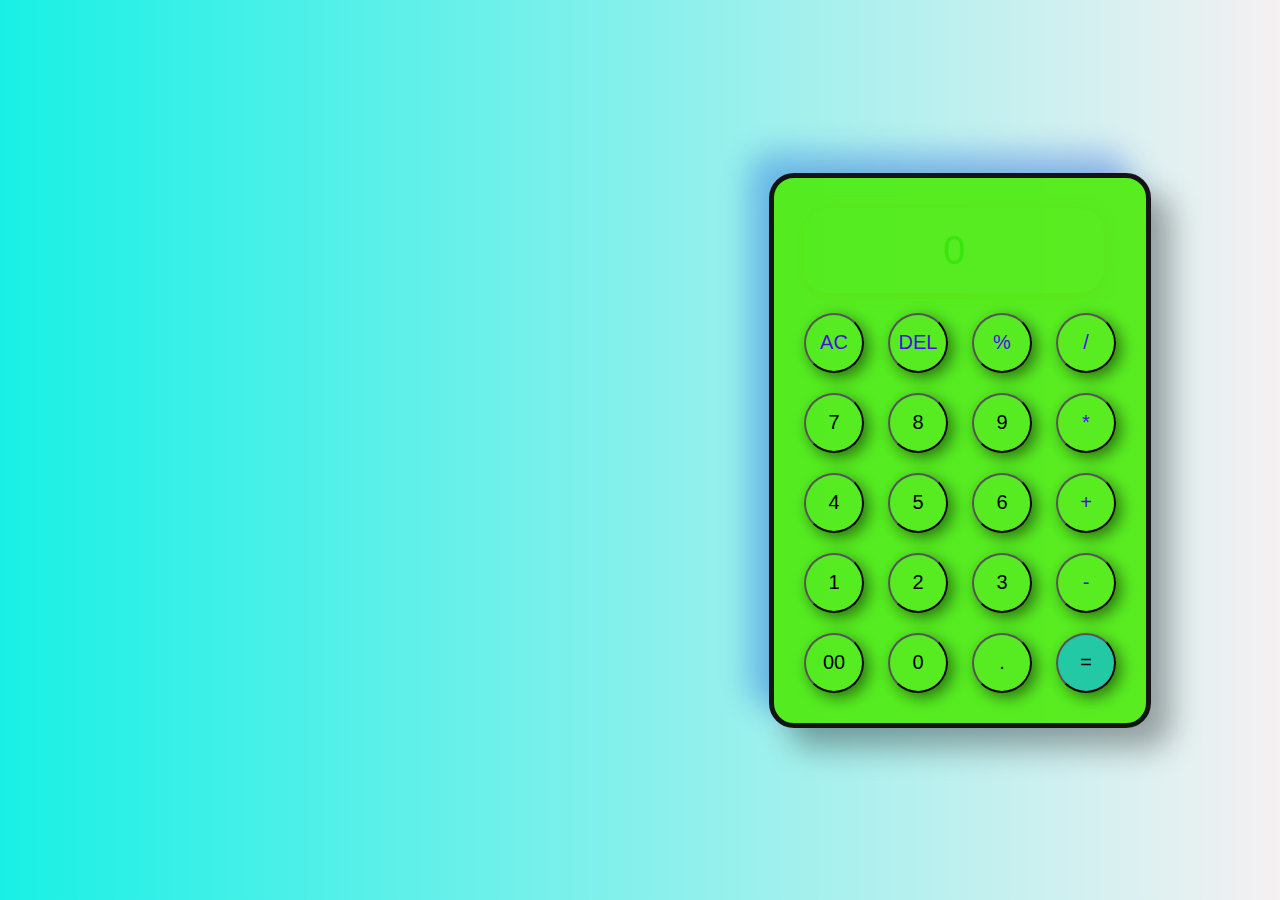
<file: task-3/index.html>
<!DOCTYPE html>
<html lang="en">
<head>
    <meta charset="UTF-8">
    <meta name="viewport" content="width=device-width, initial-scale=5.0">
    <title> Simple Calculator</title>
    <link rel="stylesheet" href="style.css">
</head>
<body>
    <div class="container">
        <input type="text" placeholder="0" id="inputbar">
        <div>
            <button class="operator">AC</button>
            <button class="operator">DEL</button>
            <button class="operator">%</button>
            <button class="operator">/</button>
        </div>
        <div>
            <button>7</button>
            <button>8</button>
            <button>9</button>
            <button class="operator">*</button>
        </div>
        <div>
            <button>4</button>
            <button>5</button>
            <button>6</button>
            <button class="operator">+</button>
        </div>
        <div>
            <button>1</button>
            <button>2</button>
            <button>3</button>
            <button class="operator">-</button>
        </div>
        <div>
            <button>00</button>
            <button>0</button>
            <button>.</button>
            <button class="equal">=</button>
        </div>
    </div>
    <script src="task3.js"></script>
</body>
</html>
</file>
<file: task-3/style.css>
*{
    margin: 0;
    padding: 0;
    box-sizing: border-box;
}
body{
    height: 100vh;
    width: 150%;
    display: flex;
    justify-content: center;
    align-items: center;
    background: linear-gradient(90deg, rgb(25, 240, 229) 0%, rgba(245, 240, 242, 1) 100%, rgb(8, 8, 228) 100%);
}
.container{
    border: 5px solid rgb(19, 20, 20);
    padding: 20px;
    border-radius: 25px;
    background-color: rgba(78, 236, 16, 0.925);
    box-shadow: 20px 20px 30px rgba(19, 19, 19, 0.362), -20px -20px 30px rgba(6, 73, 218, 0.332);
}
input{
    width: 300px;
    border: none;
    border-radius: 25px;
    padding: 20px;
    margin: 10px;
    background-color: transparent;
    box-shadow: 0px 3px 15px rgba(99, 216, 4, 0.326);
    font-size: 40px;
    text-align: center;
    cursor: pointer;
}
input::placeholder{
    color: rgb(56, 230, 12);
}
button{
    width: 60px;
    height: 60px;
    margin: 10px;
    border-radius: 30px;
    background-color: transparent;
    font-size: 20px;
    box-shadow: 5px 5px 15px rgba(0, 0, 0, 0.489);
    cursor: pointer;
}
.equal{
    background-color: rgba(7, 180, 233, 0.656);
}
.operator{
    color: rgb(70, 13, 226);
    font-size: 20px;
}
</file>
